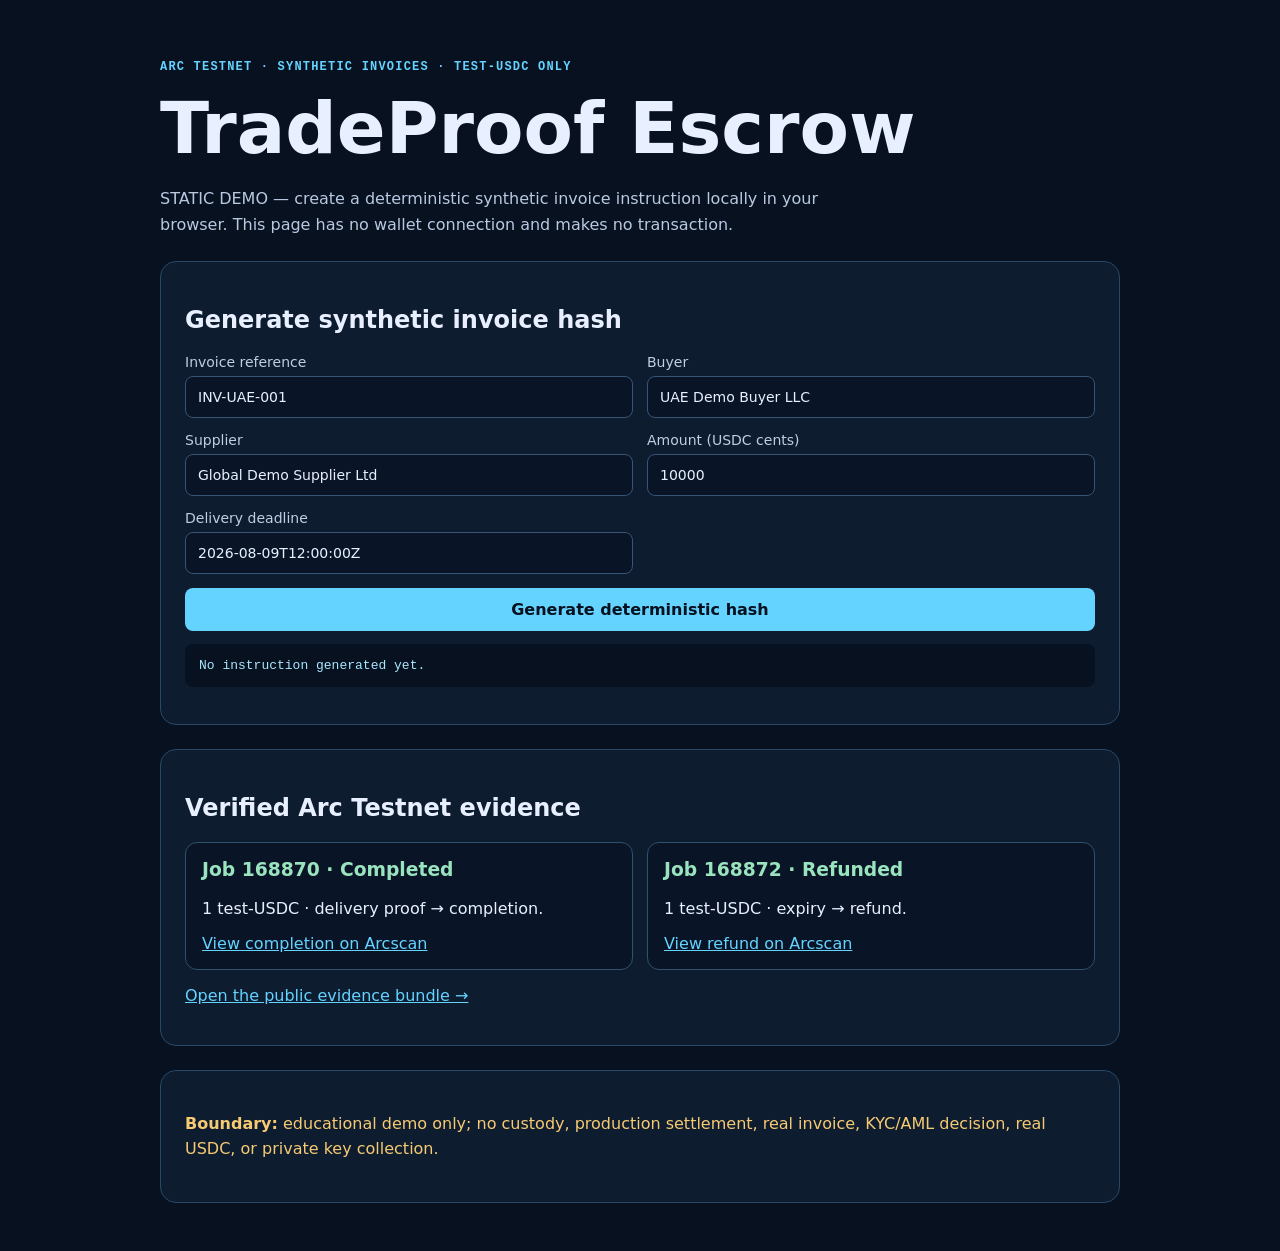
<file: index.html>
<!doctype html>
<html lang="en"><head><meta charset="utf-8"><meta name="viewport" content="width=device-width,initial-scale=1"><title>TradeProof Escrow — Static Demo</title><style>:root{font-family:Inter,system-ui,sans-serif;background:#07111f;color:#e8f0ff}body{margin:0}.wrap{max-width:960px;margin:auto;padding:48px 20px}.tag{color:#65d3ff;font:700 12px ui-monospace,monospace;letter-spacing:.1em}h1{font-size:clamp(42px,8vw,72px);margin:12px 0}.lede{max-width:720px;color:#b9c9e2;line-height:1.6}.panel{margin-top:24px;padding:24px;background:#0e1c30;border:1px solid #294866;border-radius:16px}form{display:grid;grid-template-columns:repeat(2,minmax(0,1fr));gap:14px}label{display:grid;gap:6px;color:#bfcee2;font-size:14px}input,button{padding:12px;border-radius:8px;font:inherit}input{color:#e8f0ff;background:#091526;border:1px solid #385477}button{grid-column:1/-1;background:#65d3ff;color:#06111f;border:0;font-weight:800;cursor:pointer}pre{white-space:pre-wrap;word-break:break-all;background:#07111f;padding:14px;border-radius:8px;color:#a7e8ff}.grid{display:grid;grid-template-columns:repeat(2,minmax(0,1fr));gap:14px}.card{padding:16px;border:1px solid #2d536f;border-radius:12px;background:#091526}.card h3{color:#99e4be;margin-top:0}a{color:#65d3ff}.warning{color:#f6ca72;line-height:1.6}@media(max-width:640px){form,.grid{grid-template-columns:1fr}}</style></head><body><main class="wrap"><p class="tag">ARC TESTNET · SYNTHETIC INVOICES · TEST-USDC ONLY</p><h1>TradeProof Escrow</h1><p class="lede">STATIC DEMO — create a deterministic synthetic invoice instruction locally in your browser. This page has no wallet connection and makes no transaction.</p><section class="panel"><h2>Generate synthetic invoice hash</h2><form id="invoice"><label>Invoice reference<input name="invoice_ref" value="INV-UAE-001" required></label><label>Buyer<input name="buyer" value="UAE Demo Buyer LLC" required></label><label>Supplier<input name="supplier" value="Global Demo Supplier Ltd" required></label><label>Amount (USDC cents)<input name="amount_minor" type="number" value="10000" min="1" required></label><label>Delivery deadline<input name="delivery_deadline" value="2026-08-09T12:00:00Z" required></label><button>Generate deterministic hash</button></form><pre id="result">No instruction generated yet.</pre></section><section class="panel"><h2>Verified Arc Testnet evidence</h2><div class="grid"><article class="card"><h3>Job 168870 · Completed</h3><p>1 test-USDC · delivery proof → completion.</p><a href="https://testnet.arcscan.app/tx/0x793f99fa68c20dbeb2e0cba9342f5d733d1b97ed9a693c1f8e87c470e83aa28b">View completion on Arcscan</a></article><article class="card"><h3>Job 168872 · Refunded</h3><p>1 test-USDC · expiry → refund.</p><a href="https://testnet.arcscan.app/tx/0xdb33fefc16c1101101cf99ca2a11580e04d6bf9990b91fee966f461eb6d81338">View refund on Arcscan</a></article></div><p><a href="evidence/arc-testnet-2026-08-05/README.md">Open the public evidence bundle →</a></p></section><section class="panel"><p class="warning"><strong>Boundary:</strong> educational demo only; no custody, production settlement, real invoice, KYC/AML decision, real USDC, or private key collection.</p></section></main><script>const output=document.querySelector('#result');document.querySelector('#invoice').addEventListener('submit',async event=>{event.preventDefault();const form=new FormData(event.currentTarget);const invoice={amount_minor:Number(form.get('amount_minor')),buyer:form.get('buyer').trim(),currency:'USDC',delivery_deadline:form.get('delivery_deadline').trim(),invoice_ref:form.get('invoice_ref').trim(),supplier:form.get('supplier').trim()};const canonical=JSON.stringify(invoice);const bytes=new TextEncoder().encode(canonical);const hash=await crypto.subtle.digest('SHA-256',bytes);const hex=[...new Uint8Array(hash)].map(x=>x.toString(16).padStart(2,'0')).join('');output.textContent=`STATIC DEMO — DRAFT\ninvoice_hash: ${hex}\ncanonical_instruction: ${canonical}\n\nNo wallet was connected and no transaction was sent.`});</script></body></html>
</file>
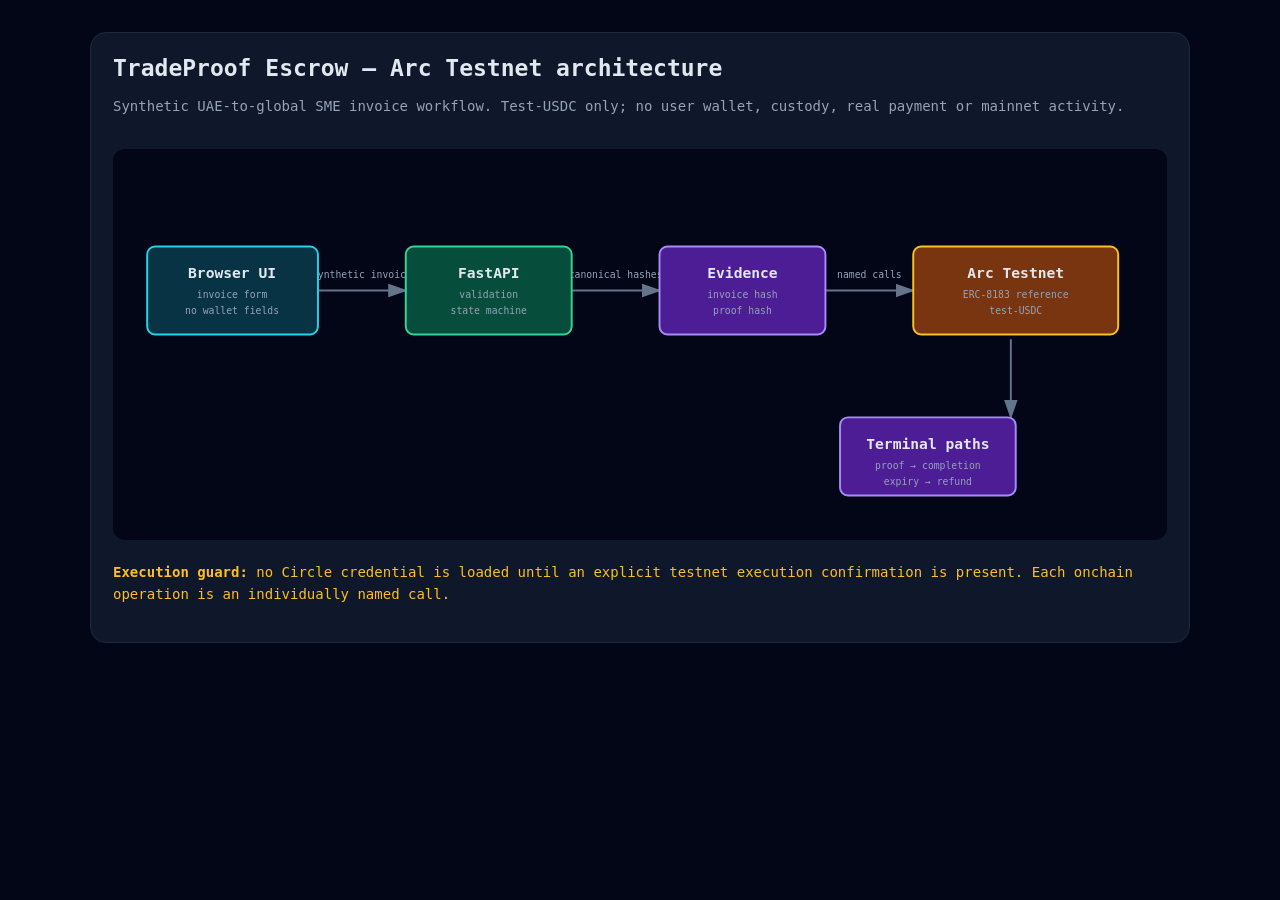
<file: architecture.html>
<!doctype html>
<html lang="en"><head><meta charset="utf-8"><meta name="viewport" content="width=device-width,initial-scale=1"><title>TradeProof Escrow Architecture</title><style>body{margin:0;padding:32px;background:#020617;color:#e2e8f0;font:14px ui-monospace,SFMono-Regular,Menlo,monospace}.wrap{max-width:1100px;margin:auto}.card{padding:22px;border:1px solid #1e293b;border-radius:16px;background:#0f172a}h1{margin:0;font-size:23px}p{color:#94a3b8;line-height:1.6}svg{width:100%;margin-top:18px;background:#020617;border-radius:12px}.box{rx:8;stroke-width:2}.t{fill:#e2e8f0;font-size:15px;font-weight:700;text-anchor:middle}.s{fill:#94a3b8;font-size:10px;text-anchor:middle}.label{fill:#94a3b8;font-size:10px;text-anchor:middle}.note{color:#fbbf24;margin-top:18px}</style></head><body><div class="wrap"><div class="card"><h1>TradeProof Escrow — Arc Testnet architecture</h1><p>Synthetic UAE-to-global SME invoice workflow. Test-USDC only; no user wallet, custody, real payment or mainnet activity.</p><svg viewBox="0 0 1080 400" role="img" aria-label="TradeProof browser, API, hashes and Arc Testnet job lifecycle"><defs><marker id="a" markerWidth="10" markerHeight="7" refX="9" refY="3.5" orient="auto"><path d="M0 0L10 3.5L0 7z" fill="#64748b"/></marker></defs><g fill="none" stroke="#64748b" stroke-width="2" marker-end="url(#a)"><path d="M210 145H300"/><path d="M470 145H560"/><path d="M730 145H820"/><path d="M920 195V275"/></g><text class="label" x="255" y="132">synthetic invoice</text><text class="label" x="515" y="132">canonical hashes</text><text class="label" x="775" y="132">named calls</text><rect class="box" x="35" y="100" width="175" height="90" fill="#083344" stroke="#22d3ee"/><text class="t" x="122" y="132">Browser UI</text><text class="s" x="122" y="153">invoice form</text><text class="s" x="122" y="169">no wallet fields</text><rect class="box" x="300" y="100" width="170" height="90" fill="#064e3b" stroke="#34d399"/><text class="t" x="385" y="132">FastAPI</text><text class="s" x="385" y="153">validation</text><text class="s" x="385" y="169">state machine</text><rect class="box" x="560" y="100" width="170" height="90" fill="#4c1d95" stroke="#a78bfa"/><text class="t" x="645" y="132">Evidence</text><text class="s" x="645" y="153">invoice hash</text><text class="s" x="645" y="169">proof hash</text><rect class="box" x="820" y="100" width="210" height="90" fill="#78350f" stroke="#fbbf24"/><text class="t" x="925" y="132">Arc Testnet</text><text class="s" x="925" y="153">ERC-8183 reference</text><text class="s" x="925" y="169">test-USDC</text><rect class="box" x="745" y="275" width="180" height="80" fill="#4c1d95" stroke="#a78bfa"/><text class="t" x="835" y="307">Terminal paths</text><text class="s" x="835" y="328">proof → completion</text><text class="s" x="835" y="344">expiry → refund</text></svg><p class="note"><strong>Execution guard:</strong> no Circle credential is loaded until an explicit testnet execution confirmation is present. Each onchain operation is an individually named call.</p></div></div></body></html>
</file>
